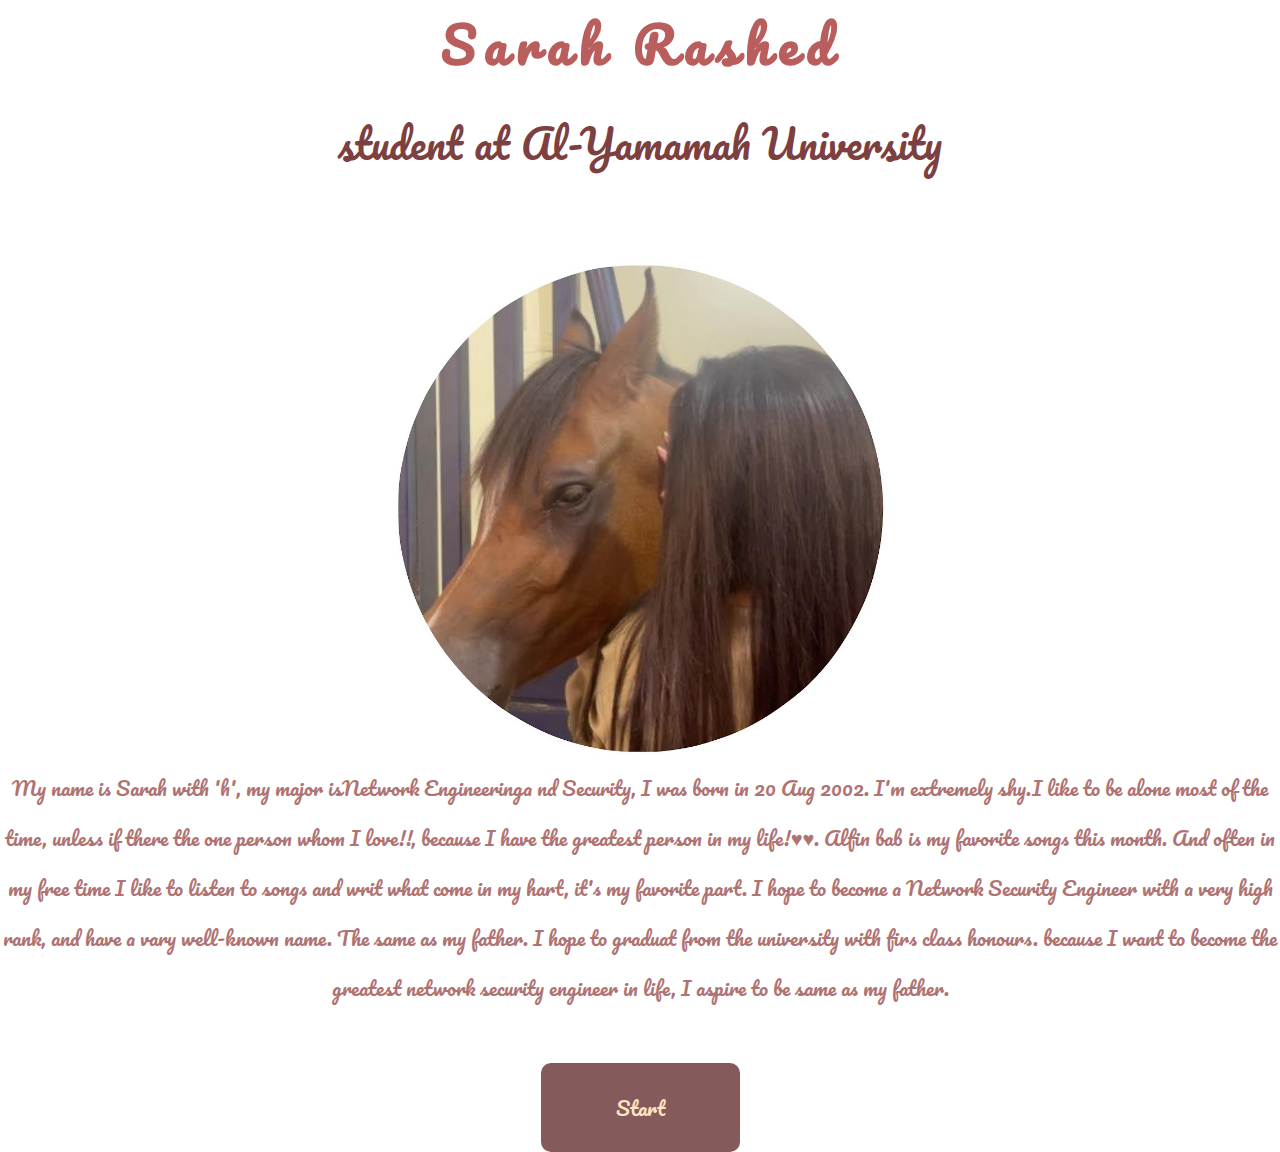
<file: Assignments/Assignments 3/index.html>
<!DOCTYPE html>
<html lang = "en"> 

<head> 
<meta charset="UTF-8">
<meta name= "viewport" content="width=device-width,inital-scale=1.0">
<link rel="stylesheet" href="./style.css">
<title> About Me</title>
</head> 
<body>
<h2>Sarah Rashed </h2> 
<h4> student at Al-Yamamah University</h4>
<div class="image">
<img src="0.jpg" + style = "width: 500px" alt="Photo of me">
</div>
<p> My name is Sarah with 'h', my major isNetwork Engineeringa nd Security, I was born in 20 Aug 2002.
    I'm extremely shy.I like to be alone most of the time, unless if there the one person whom I love!!, because I have the greatest person in my life!♥♥.
 Alfin bab is my favorite songs this month. And often in my free time 
 I like to listen to songs and writ what come in my hart, it's my favorite part.
I hope to become a Network Security Engineer with a very high rank, and have a vary
well-known name. The same as my father.
I hope to graduat from the university with firs class honours. because I want to become 
the greatest network security engineer in life, I aspire to be same as my father. 			</p> 

<a href="#" class="btn">Start</a>
</body>
</html>
</file>
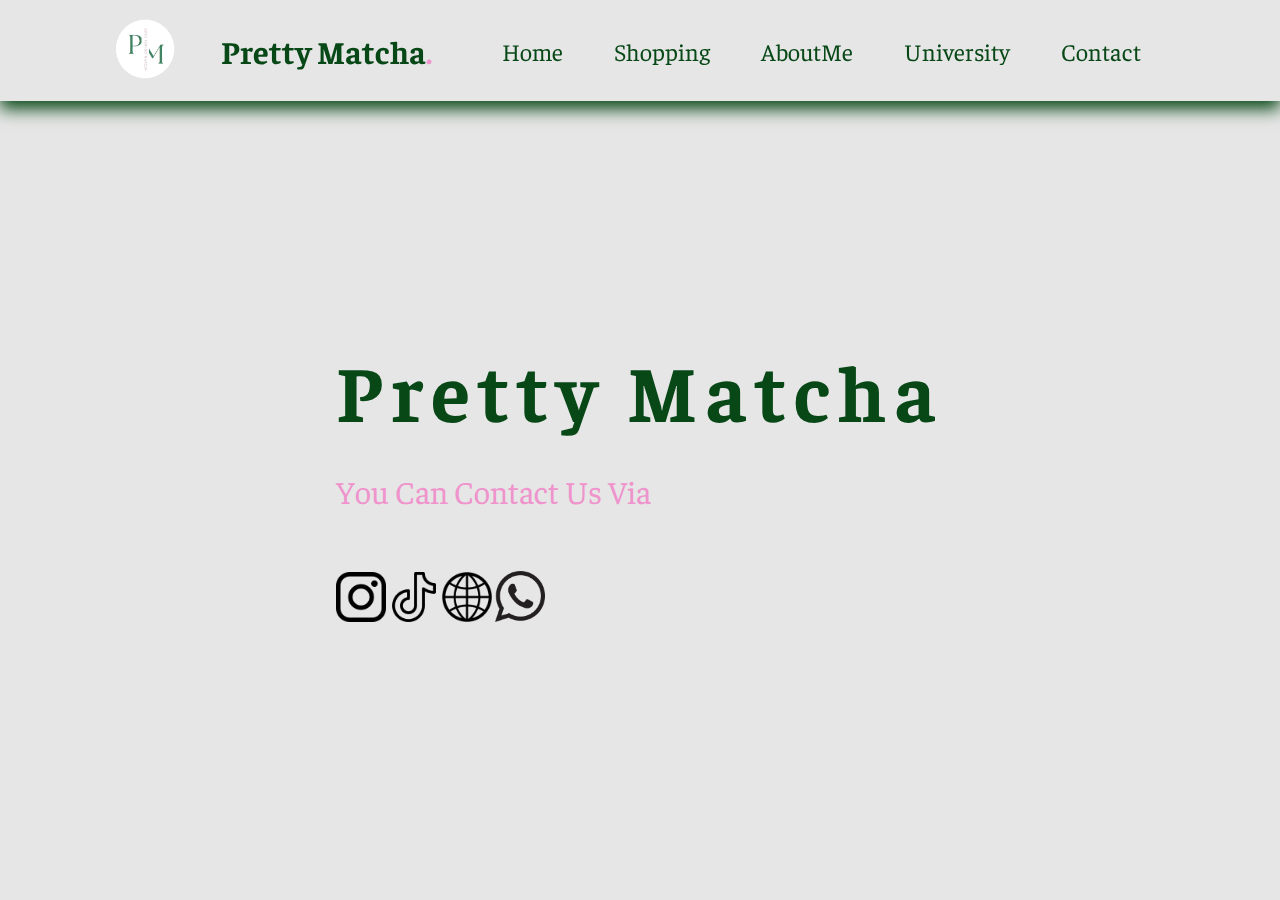
<file: Project/CiS 201 Project/Contact.html>
<!DOCTYPE html>
<html> 

<head> 
<meta charset="UTF-8">
<meta name ="viewport" content="width=device-width">
<meta name= "viewport" content="width=device-width,inital-scale=1.0">
<link rel="stylesheet" href="./COstyle.css">

<title>Contact</title>
<link rel="website icon" type="PNG" href="logoo.PNG">

</head> 
<section>
    <div class="circle"></div>
    <header>
                
        <a href="#"><img src="logoo.PNG" + style="width: 60px;"></a>
        <a href="Shopping.html" class="shologo">Pretty Matcha<span>.</span></a>
    <nav class="navbar">
        <a href="index.html">Home</a>
        <a href="Shopping.html">Shopping</a>
        <a href="Abut us.html">AboutMe</a>
        <a href="https://yu.edu.sa/">University</a>
        <a href="Contact.html">Contact</a>
    </nav>
</header>
<body>  
    <div id="starmap">
    </div>
            <div class="Conts">
                <h1>Pretty Matcha</h1>
                <h2>You Can Contact Us Via</h2>
                <br>
                <div class="so">
                <br>
                <br>
                <a href="https://instagram.com/pretty.matcha.sa?igshid=NTc4MTIwNjQ2YQ==" ><img src="Insta.png" + style="width: 50px;"></a>
                <a href="https://www.tiktok.com/@pretty.matcha.sa?_t=8c6Aa0hlOE6&_r=1" ><img src="TikTok.png" + style="width: 50px;"></a>
                <a href="https://prettymatcha-sa.com/" ><img src="www.png" + style="width: 50px;"></a>
                <a href="https://wa.me/message/BCG74RLDXB2TA1" ><img src="whatsapp.png" + style="width: 50px;"></a>
                
            </div>
            </div>
            </section>
</body>
</html>
</file>
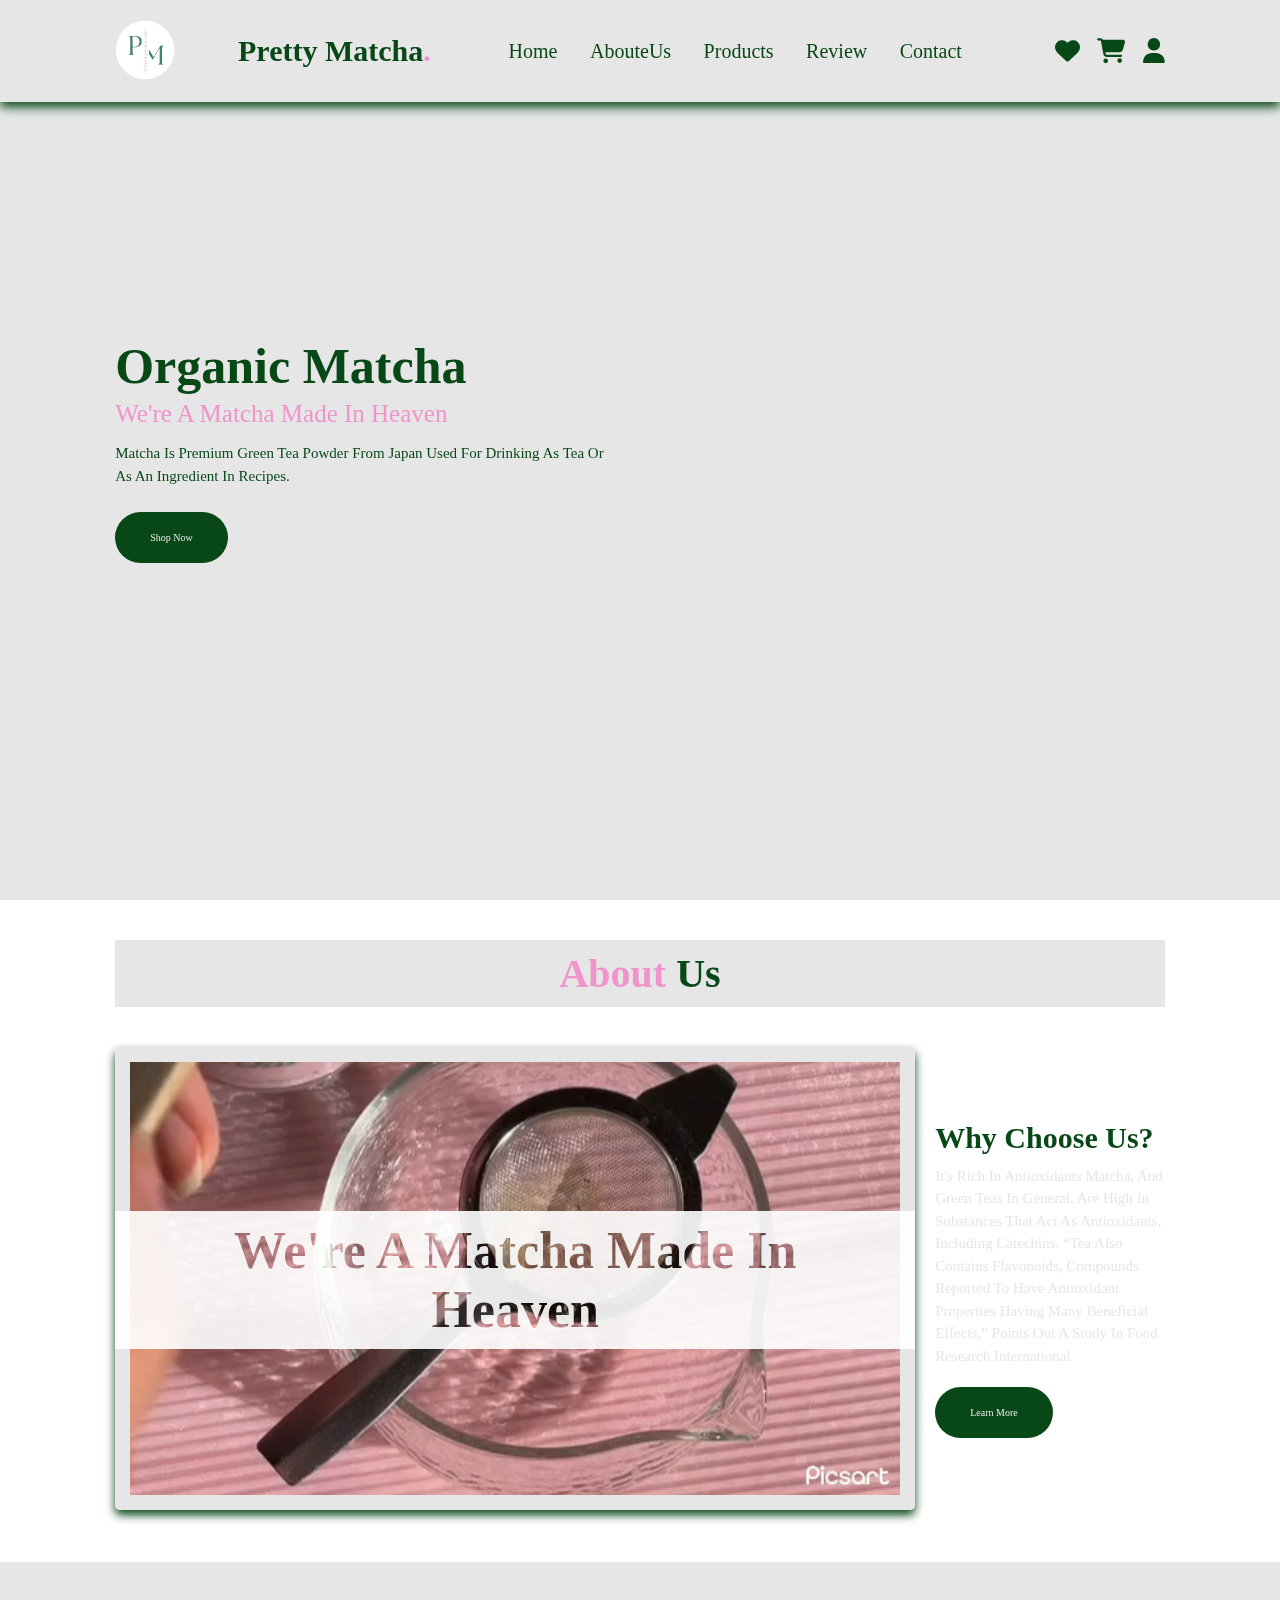
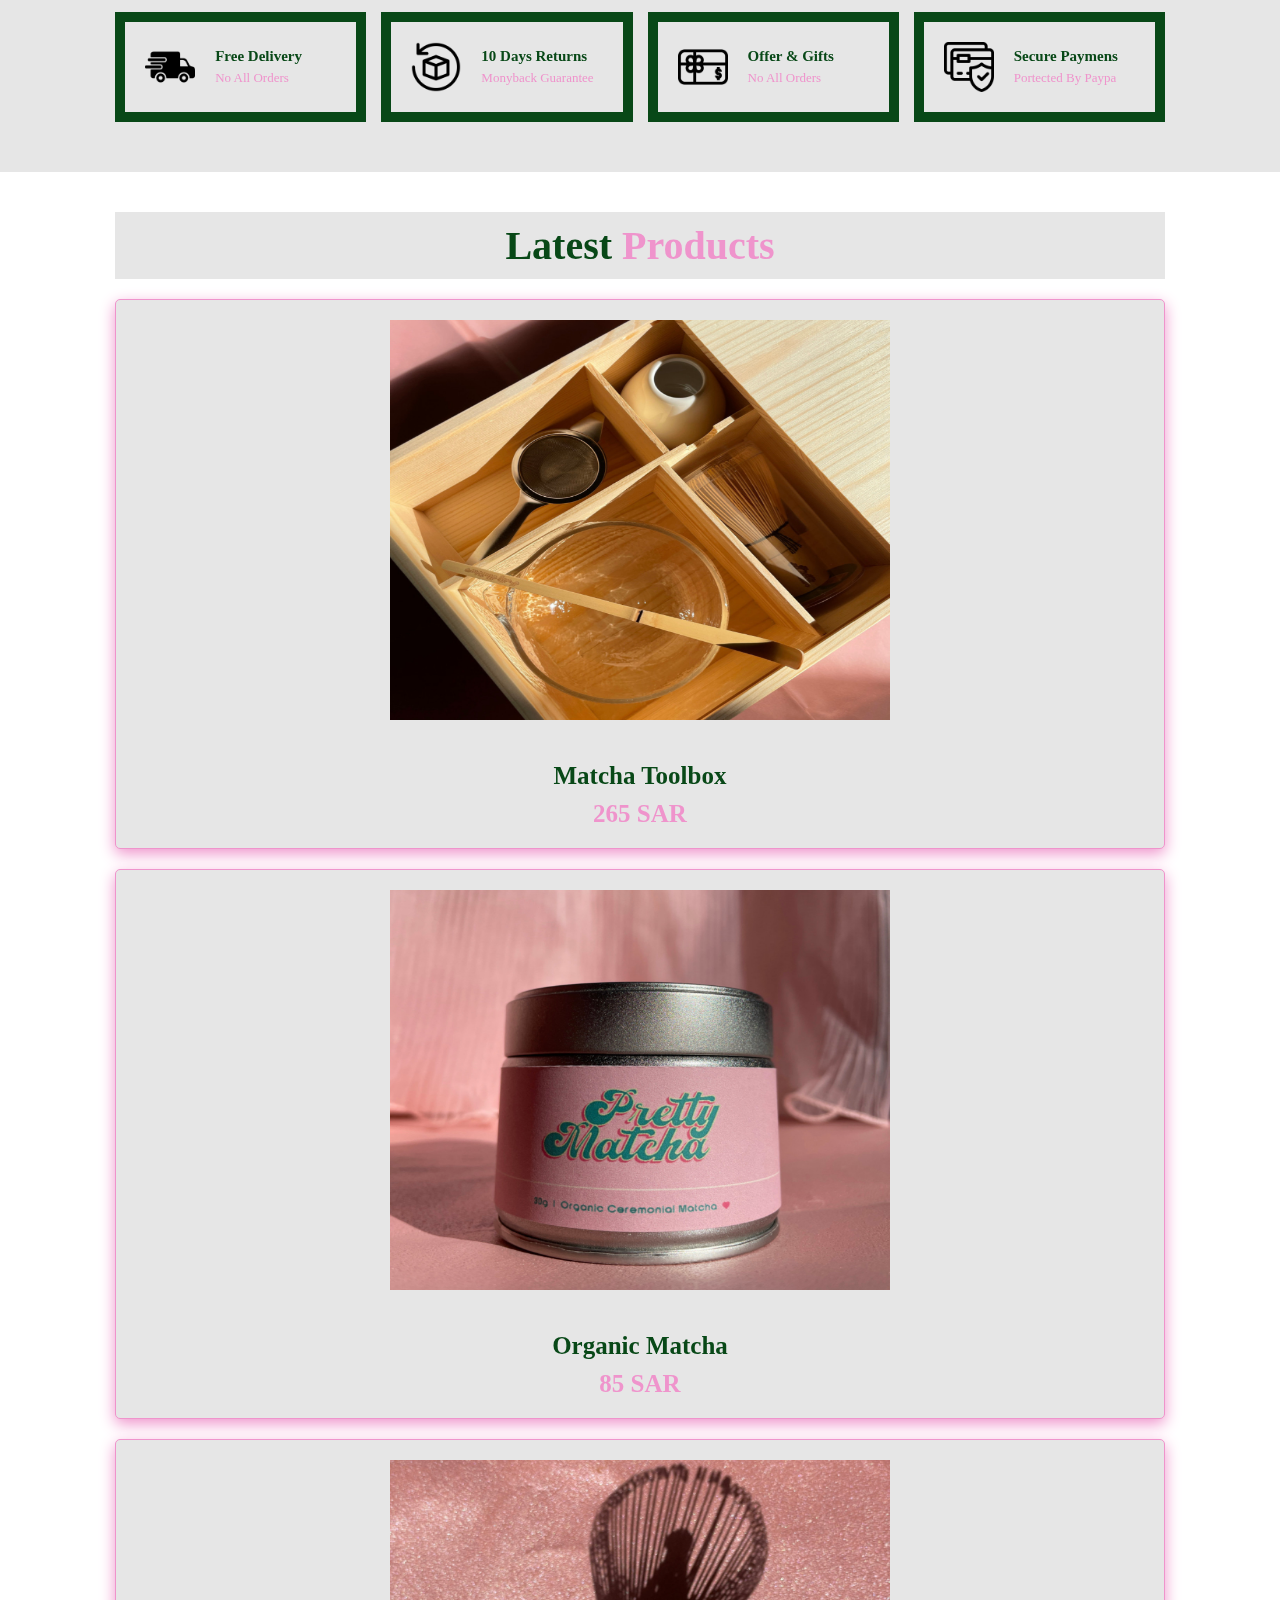
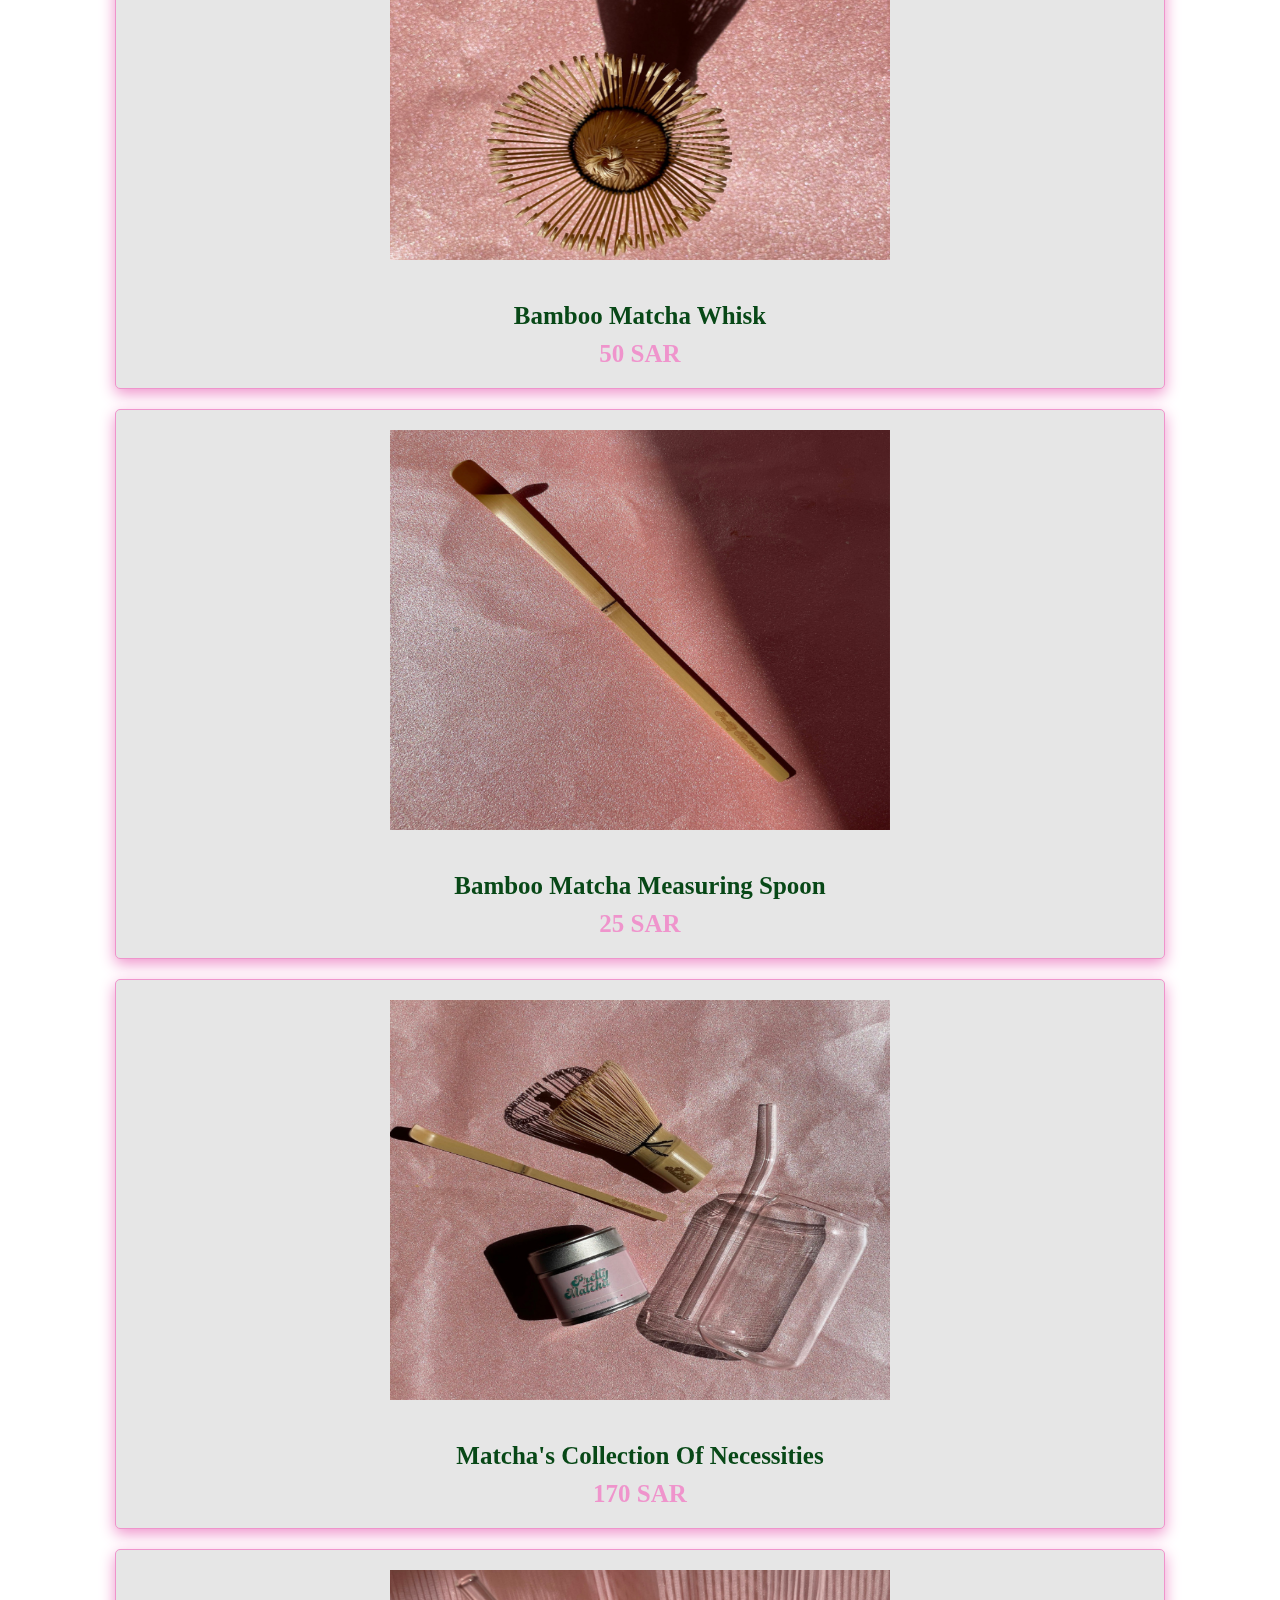
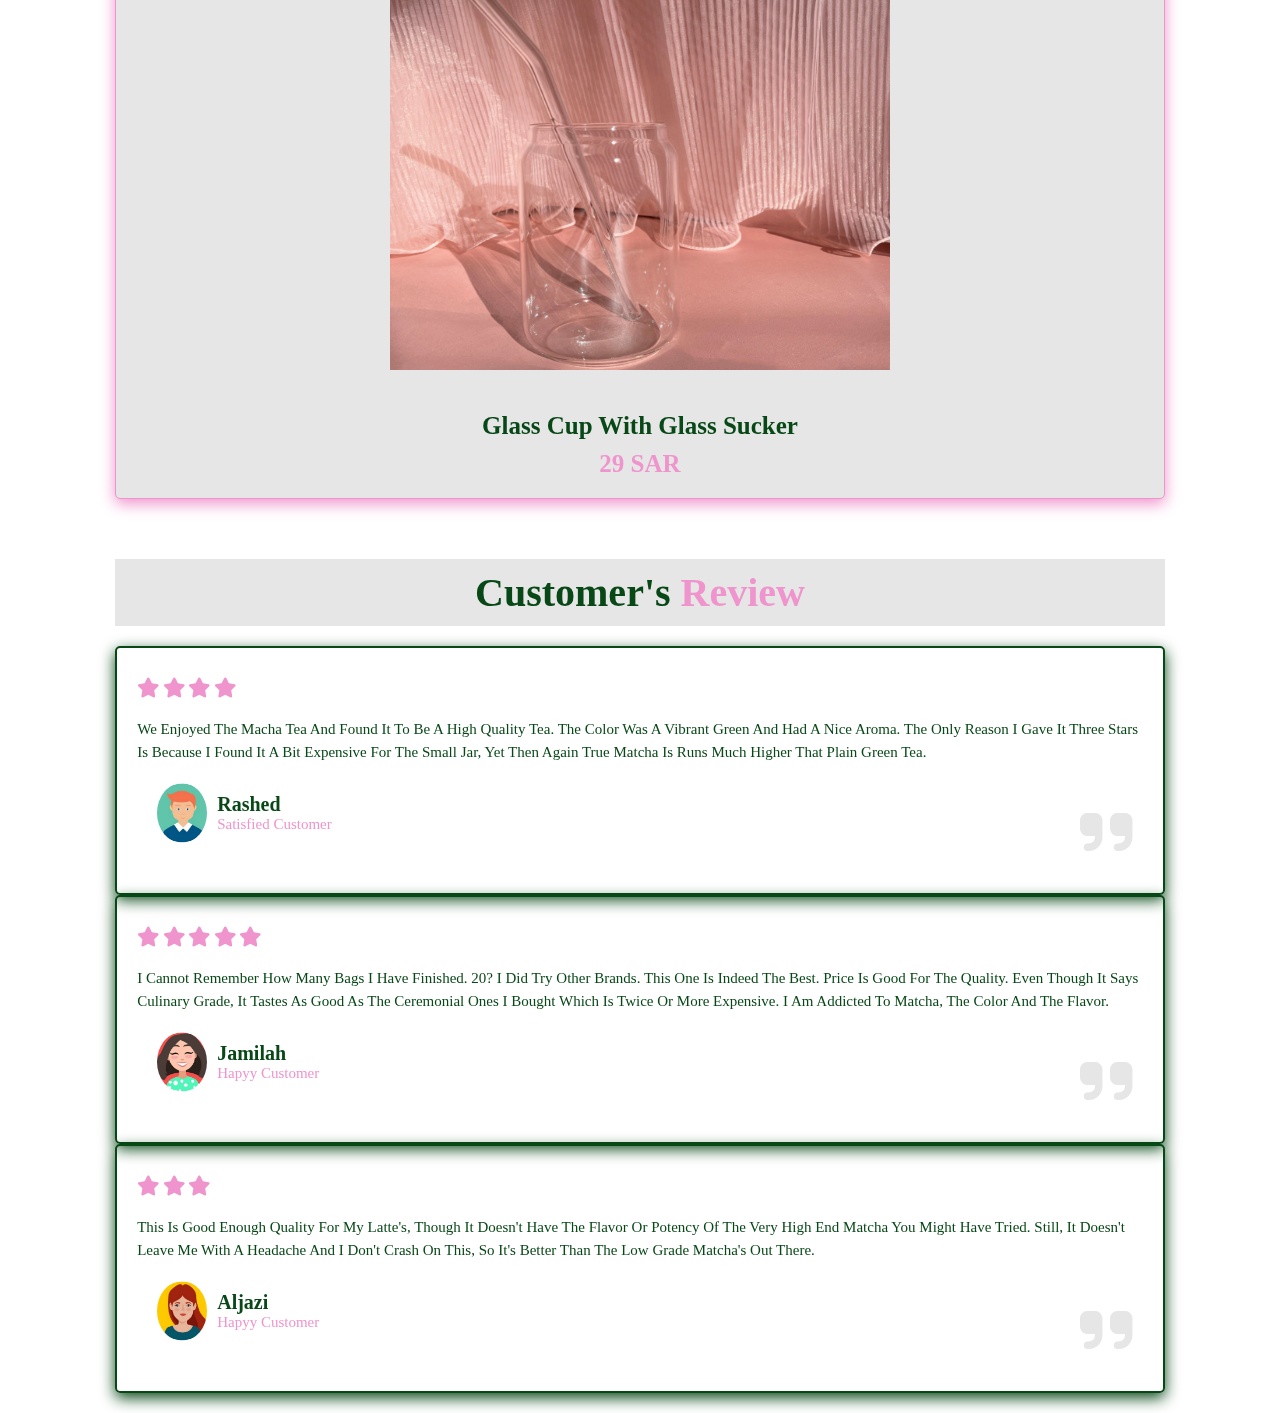
<file: Project/CiS 201 Project/Shopping.html>
<!DOCTYPE html>
<html lang="en">
    <head>
        <meta charset="UTF-8">
        <meta http-equiv="X-UA-Compatible" content="IE=edge">
        <meta name="viewport" content="width=device-width, inital-scale=1.0">
        <title>Pretty Matcha</title>
        <link rel="website icon" type="PNG" href="logoo.PNG">

        <link rel="stylesheet" href="https://cdnjs.cloudflare.com/ajax/libs/font-awesome/6.4.0/css/all.min.css">
        <link rel="stylesheet" href="Shstyle.css">
    </head>
    <body>
        <header>
            <input type="checkbox" name="" id="toggler">
            <label for="toggler" class="fas fa-bars"></label>
            <a href="#"><img src="logoo.PNG" + style="width: 60px;"></a>
        <a href="index.html" class="shologo">Pretty Matcha<span>.</span></a>

        <nav class="navbar">
            <a href="#AbouteUs">Home</a>
            <a href="#About">AbouteUs</a>
            <a href="#Products">Products</a>
            <a href="#Review">Review</a>
            <a href="Contact.html">Contact</a>
        </nav>

        <div class="icon">
            <a href="#" class="fas fa-heart"></a>
            <a href="#" class="fas fa-shopping-cart"></a>
            <a href="#" class="fas fa-user"></a>
        </div>

    </header>
    <section class="AbouteUs" id="AbouteUs">

    <div class="content">
        <h3>Organic Matcha</h3>
        <span>We're a Matcha made in heaven</span>
        <p>Matcha is premium green tea powder from Japan used for drinking as tea or as an ingredient in recipes.</p>
        <a href="#Products" class="btn">Shop Now</a>
    </div>
    </section>

    <section class="About" id="About">
        <h1 class="heading"><span>About</span> us</h1>
        <div class="row">
            <div class="video-container">
                <video src="video.MOV"  + style="width: 800px;" loop autoplay muted></video>
                <h3>We're a Matcha made in heaven</h3>
            </div>
            <div class="content">
            <h3>Why Choose Us?</h3>
            <p>It's Rich in Antioxidants
            Matcha, and green teas in general, are high in substances that act as antioxidants, 
            including catechins. “Tea also contains flavonoids, 
            compounds reported to have antioxidant properties having many beneficial effects,”
             points out a study in Food Research International</p>
             <a href="#Review" class="btn">Learn More</a>
        </div>
    </section>

    <section class="icons-container">
        <div class="icons">
            <img src="D.png"  + style="width: 50px;">
            <div class="info">
                <h3>Free Delivery</h3>
                <span>no all orders</span>
            </div>
        </div>
        <div class="icons">
            <img src="R.png"+ style="width: 50px;" >
            <div class="info">
                <h3>10 Days Returns</h3>
                <span>monyback guarantee</span>
            </div>
        </div>
        <div class="icons">
            <img src="G.png" + style="width: 50px;" >
            <div class="info">
                <h3>Offer & Gifts</h3>
                <span>no all orders</span>
            </div>
        </div>
        <div class="icons">
            <img src="S.png" + style="width: 50px;">
            <div class="info">
                <h3>Secure paymens</h3>
                <span>portected by paypa</span>
            </div>
        </div>
    </section>
    <section class="Products" id="Products">
        <h1 class="heading">Latest <span>Products</span> </h1>
        <div class="box-container">


            <div class="box">
                <div class="imge">
                    <img src="sh1.jpg" + style="width: 500px;">
                    <div class="icons">
                        <a href="#" class="fas fa-heart"></a>
                        <a href="#" class="cart-btn">Add To Cart</a>
                        <a href="#" class="fas fa-share"></a>
                    </div>
                </div>
                <div class="content">
                    <h3>Matcha Toolbox</h3>
                    <div class="Price">265 SAR</div>
                </div>
            </div>

            <div class="box">
                <div class="imge">
                    <img src="sh2.jpg" + style="width: 500px;">
                    <div class="icons">
                        <a href="#" class="fas fa-heart"></a>
                        <a href="#" class="cart-btn">Add To Cart</a>
                        <a href="#" class="fas fa-share"></a>
                    </div>
                </div>
                <div class="content">
                    <h3>Organic Matcha</h3>
                    <div class="Price">85 SAR</div>
                </div>
            </div>

            <div class="box">
                <div class="imge">
                    <img src="sh4.jpg" + style="width: 500px;">
                    <div class="icons">
                        <a href="#" class="fas fa-heart"></a>
                        <a href="#" class="cart-btn">Add To Cart</a>
                        <a href="#" class="fas fa-share"></a>
                    </div>
                </div>
                <div class="content">
                    <h3>Bamboo Matcha Whisk</h3>
                    <div class="Price">50 SAR</div>
                </div>
            </div>

            <div class="box">
                <div class="imge">
                    <img src="sh5.jpg" + style="width: 500px;">
                    <div class="icons">
                        <a href="#" class="fas fa-heart"></a>
                        <a href="#" class="cart-btn">Add To Cart</a>
                        <a href="#" class="fas fa-share"></a>
                    </div>
                </div>
                <div class="content">
                    <h3>Bamboo Matcha Measuring Spoon</h3>
                    <div class="Price">25 SAR</div>
                </div>
            </div>

            <div class="box">
                <div class="imge">
                    <img src="sh6.jpg" + style="width: 500px;">
                    <div class="icons">
                        <a href="#" class="fas fa-heart"></a>
                        <a href="#" class="cart-btn">Add To Cart</a>
                        <a href="#" class="fas fa-share"></a>
                    </div>
                </div>
                <div class="content">
                    <h3>Matcha's Collection of Necessities</h3>
                    <div class="Price">170 SAR</div>
                </div>
            </div>

            <div class="box">
                <div class="imge">
                    <img src="sh7.jpg"+ style="width: 500px;" >
                    <div class="icons">
                        <a href="#" class="fas fa-heart"></a>
                        <a href="#" class="cart-btn">Add To Cart</a>
                        <a href="#" class="fas fa-share"></a>
                    </div>
                </div>
                <div class="content">
                    <h3>Glass Cup with Glass Sucker</h3>
                    <div class="Price">29 SAR</div>
                </div>
            </div>

            
        </div>
    </section>
    <section class="Review" id="Review">
        <h1 class="heading">Customer's <span>Review</span></h1>
        <div class="box-container">
            <div class="box">
            <div class="stars">
                <i class="fas fa-star"></i>
                <i class="fas fa-star"></i>
                <i class="fas fa-star"></i>
                <i class="fas fa-star"></i>
                
            </div>
            <p>We enjoyed the macha tea and found it to be a high quality tea. 
                The color was a vibrant green and had a nice aroma. The only reason I gave it three stars is because I found it a bit expensive for the small jar, 
                yet then again true Matcha is runs much higher that plain green tea.</p>
                <div class="user">
                    <img src="RE1.PNG" + style="width: 50px;">
                    <div class="user-info">
                    <h3>Rashed</h3>
                    <span>Satisfied Customer</span>
                </div>
            </div>
            <span class="fas fa-quote-right"></span>
        </div>
    </div>
        <div class="box-container">
            <div class="box">
            <div class="stars">
                <i class="fas fa-star"></i>
                <i class="fas fa-star"></i>
                <i class="fas fa-star"></i>
                <i class="fas fa-star"></i>
                <i class="fas fa-star"></i>
            </div>
            <p>I cannot remember how many bags I have finished. 20? I did try other brands. 
                This one is indeed the best. Price is good for the quality. 
                Even though it says culinary grade, it tastes as good as the ceremonial ones I bought which is twice or more expensive. 
                I am addicted to Matcha, the color and the flavor.</p>
                <div class="user">
                    <img src="RE2.PNG"+ style="width: 50px;" >
                    <div class="user-info">
                    <h3>Jamilah</h3>
                    <span>Hapyy Customer</span>
                </div>
            </div>
            <span class="fas fa-quote-right"></span>
        </div>
    </div>
        <div class="box-container">
            <div class="box">
            <div class="stars">
                <i class="fas fa-star"></i>
                <i class="fas fa-star"></i>
                <i class="fas fa-star"></i>
               
            </div>
            <p>This is good enough quality for my latte's, though it doesn't have the flavor or potency of the very high end matcha you might have tried. 
                Still, it doesn't leave me with a headache and I don't crash on this, so it's better than the low grade matcha's out there.</p>
                <div class="user">
                    <img src="RE3.PNG" + style="width: 50px;">
                    <div class="user-info">
                    <h3>Aljazi</h3>
                    <span>Hapyy Customer</span>
                </div>
            </div>
            <span class="fas fa-quote-right"></span>
        </div>
    </div>

    </section>



    </body>
</html>
</file>
<file: Project/CiS 201 Project/Shstyle.css>
:root{
    --pink: #ef94cc;
}
*
{
    margin: 0; 
    padding: 0;
    box-sizing: border-box;
    font-family: space-between;
    outline: none; 
    border: none;
    text-decoration: none;
    text-transform: capitalize;
    transition: 2s linear;
}
html
{
    font-size: 62.5%;
    scroll-behavior: smooth;
    scroll-padding-top: 6rem;
    overflow-x: hidden;
}
section
{
    padding:2rem 9%;
}
.heading
{
    text-align: center;
    font-size: 4rem;
    color: #084817;
    padding: 1rem;
    margin: 2rem 0;
    background:#E6E6E6
}
.heading span
{
    color: var(--pink);
}
.btn
{
    display: inline-block;
    margin-top: 1.5rem;
    border-radius: 5rem;
    background: #084817;
    color: #E6E6E6;
    padding: 2rem 3.5rem;
    cursor: pointer;
    font-size: 1,7rem;
}
.btn:hover
{
    background: var(--pink);
}
header
{
    position: fixed;
    top: 0;
    left: 0;
    right: 0;
    background: #E6E6E6;
    padding: 2rem 9%;
    display: flex;
    align-items: center;
    justify-content: space-between;
    z-index: 1000;
    box-shadow:0 .5rem 1rem #084817;
}
header .shologo
{
    font-size: 3rem;
    color: #084817;
    font-weight: bolder;
}
header .shologo span
{
    color: var(--pink);
}
header .navbar a 
{
    font-size: 2rem;
    padding: 0 1.5rem;
    color: #084817;
}
header .navbar a:hover
{
    color: var(--pink);
}
header .icon a
{
    font-size: 2.5rem;
    color: #084817;
    margin-left: 1.5rem;
}
header .icon a:hover
{
    color: var(--pink);
}
header #toggler
{
    display: none;
}
header .fa-bars
{
    font-size: 3rem;
    color: #084817;
    border-radius: .5rem;
    padding: .5rem 1.5rem;
    cursor: pointer;
    border: .1rem solid #ef94cc;
    display: none;
}
.AbouteUs
{
    display: flex;
    align-items: center;
    min-height: 100vh;
    background: #E6E6E6;
    background-size: cover;
    background-position: center;
}
.AbouteUs .content
{
    max-width: 50rem;
}
.AbouteUs .content h3 
{
    font-size: 5rem;
    color: #084817;
}
.AbouteUs .content span
{
    font-size: 2.5rem;
    color: var(--pink);
    padding: 1rem 0;
    line-height: 1.5;
}
.AbouteUs .content p
{
    font-size: 1.5rem;
    color: #084817;
    padding: 1rem 0;
    line-height: 1.5;
}
.About .row
{
    display: flex;
    align-items: center;
    gap: 2rem;
    flex-wrap: wrap;
    padding: 2rem 0;
    padding-bottom: 3rem;
}
.About .row .video-container
{
    flex: 1 1 40rem;
    position: relative;
}
.About .row .video-container video
{
    width: 100%;
    border: 1.5rem solid #E6E6E6;
    border-radius: .5rem;
    box-shadow: 0 .5rem 1rem #084817;
    height: 100%;
    object-fit: cover;
}
.About .row .video-container h3
{
position: absolute;
top: 50%;
transform: translateY(-50%);
font-size: 5.2rem;
background: #E6E6E6;
padding: 1rem 3rem;
text-align: center;
mix-blend-mode: screen;
}
.About .row .content
{
flex: 1 1 4rem;
}
.About .row .content h3 
{
    font-size: 3rem;
    color: #084817;
}
.About .row .content p
{
    font-size: 1.5rem;
    color: #E6E6E6;
    padding: .5rem 0;
    padding-top: 1rem;
    line-height: 1.5;
}
.icons-container
{
    background: #E6E6E6;
    display: flex;
    flex-wrap: wrap;
    gap: 1.5rem;
    padding-top: 5rem;
    padding-bottom: 5rem;
}
.icons-container .icons
{
    background: #E6E6E6;
    border: 1rem solid #084817;
    padding: 2rem;
    display: flex;
    align-items: center;
    flex: 1 1 25rem;
}
.icons-container .icons img
{
    height: 5rem;
    margin-right: 2rem;
}
.icons-container .icons h3 
{
    color: #084817;
    padding-bottom: .5rem;
    font-size: 1.5rem;
}
.icons-container .icons span
{
    color: #ef94cc;
    font-size: 1.3rem;
}
.Products .box-container
{
    display: flex;
    flex-wrap: wrap;
    gap: 2rem;
}
.Products .box-container .box 
{
    flex: 1 1 30rem;
    box-shadow: 0 .5rem 1.5rem #ef94cc;
    border-radius: .5rem;
    border: .1rem solid #ef94cc;
    position: relative;
    background: #E6E6E6;
}
.Products .box-container .box .imge 
{
    position: relative;
    text-align: center;
    padding: 2rem;
    overflow: hidden;
}
.Products .box-container .box .imge img
{
    height: 40rem;
}
.Products .box-container .box:hover .imge img
{
    transform: scale(1.1);
}
.Products .box-container .box .imge .icons
{
    position: absolute;
    bottom: -7rem; left: 0; right: 0;
    display: flex;
}
.Products .box-container .box:hover .imge .icons
{
bottom: 0;
}
.Products .box-container .box .imge .icons a
{
    height: 5rem;
    line-height: 5rem;
    font-size: 2rem;
    width: 50%;
    background: #ef94cc;
    color: #E6E6E6;
}
.Products .box-container .box .imge .icons .cart-btn
{
    border-left: .1rem solid #E6E6E6;
    border-right:.1rem solid #E6E6E6;
    width: 100%;
}
.Products .box-container .box .imge .icons a:hover
{
    background: #084817;
}
.Products .box-container .box .content
{
    padding: 2rem;
    text-align: center;
}
.Products .box-container .box .content h3 
{
    font-size: 2.5rem;
    color: #084817;
}
.Products .box-container .box .content .Price 
{
  font-size: 2.5rem;
  color: var(--pink);
  font-weight: bolder;
  padding-top: 1rem;  
}
.Review .box-container
{
    display: flex;
    flex-wrap: wrap;
    gap: 1.5rem;
}
.Review .box-container .box
{
    flex: 1 1 30rem;
    box-shadow: 0 .5rem 1.5rem #084817;
    border-radius: .5rem;
    padding: 3rem 2rem;
    position: relative;
    border: .2rem solid #084817;
}
.Review .box-container .box .fa-quote-right
{
    position: absolute;
    bottom: 3rem;
    right: 3rem;
    font-size: 6rem;
    color: #E6E6E6;
}
.Review .box-container .box .stars i
{
    color: var(--pink);
    font-size: 2rem;
}
.Review .box-container .box p
{
    color: #084817;
    font-size: 1.5rem;
    line-height: 1.5;
    padding-top: 2rem;
}
.Review .box-container .box .user
{
    display: flex;
    align-items: center;
    padding: 2rem;
}
.Review .box-container .box .user img
{
    height: 6rem;
    width: 6rem;
    border-radius: 50%;
    object-fit: cover;
    margin-right: 1rem;
}
.Review .box-container .box .user h3
{
    font-size: 2rem;
    color: #084817;
}
.Review .box-container .box .user span
{
    font-size: 1.5rem;
    color: #ef94cc;
}
</file>
<file: Assignments/Assignments 3/style.css>
@import url('https://fonts.googleapis.com/css2?family=Alkatra&family=Edu+NSW+ACT+Foundation&family=Pacifico&display=swap');


*{
    margin: 0;
    padding: 0;
    box-sizing: border-box;
}

html{
    font-size: 10px;
}

body{
    font-family: 'Pacifico', sans-serif;
    text-align: center;
}

.container{
    max-width: 1100px;
    margin: 0 auto;
    padding: 0 3rem;
    margin-top: 4rem;
    text-align: center;
}

h2{
color:rgb(185, 93, 93);
font-size: 5rem;
font-weight: 700;
letter-spacing: 8px;
margin-bottom: 2rem;
text-align: center;
}
h4{
color:rgb(125, 64, 64);
font-size: 4rem;
font-weight: 400;
text-align: center;
}

.image{
    margin-top: 8rem;
    margin-bottom: 500;
    text-align: center;
}

p{
    font-size: 2rem;
    color:rgb(176, 115, 115);
    line-height: 5rem;
    margin-bottom: 5rem;
    text-align: center;
}

.btn{
    display: inline-block;
    padding: 2.7rem 7.5rem;
    background: #845a5a;
    font-size: 2rem;
    text-decoration: none;
    color: bisque;
    border-radius: 10px;
    transition: background 0.5s;
    text-align: center;

}

.btn:hover{
    background: #dadada;
    text-align: center;
}
</file>
<file: Project/CiS 201 Project/COstyle.css>
@import url('https://fonts.googleapis.com/css2?family=Alkatra&family=Edu+NSW+ACT+Foundation&family=Faustina:wght@300&family=Marck+Script&family=Pacifico&family=Sacramento&display=swap');

:root{
    --pink: #ef94cc;
}
  *
  {
    margin: 0; 
    padding: 0;
    box-sizing: border-box;
    font-family: Faustina, sans-serif;
    outline: none; 
    border: none;
    text-decoration: none;
    text-transform: capitalize;
    transition: 2s linear;
  }
  section
  {
      position: relative;
      width: 100%;
      min-height: 100vh;
      padding: 100px;
      display: flex;
      justify-content: space-between;
      align-items: center;
      background: #E6E6E6;
  
  }
  header
  {
      position: fixed;
      top: 0;
      left: 0;
      right: 0;
      background: #E6E6E6;
      padding: 1.2rem 9%;
      display: flex;
      justify-content: space-between;
      z-index: 1000;
      box-shadow:0 .5rem 1rem #084817;
       align-items: center;
  }
  header .shologo
  {
      font-size: 2rem;
      color: #084817;
      font-weight: bolder;
  }
  header .shologo span
  {
      color: var(--pink);
  }
  header .navbar a 
  {
      font-size: 1.5rem;
      padding: 0 1.5rem;
      color: #084817;
  }
  header .navbar a:hover
  {
      color: var(--pink);
  }
.Conts
{
max-width: 1100px;
margin: 0 auto;
padding: 0 3rem;
margin-top: 4rem;
}
h1
{
    color: #084817;
    font-size: 5rem;
    font-weight: 700;
    letter-spacing: 8px;
    margin-bottom: 2rem;
}
h2
{
    color: #ef94cc;
    font-size: 2rem;
    font-weight: 400;
}
</file>
